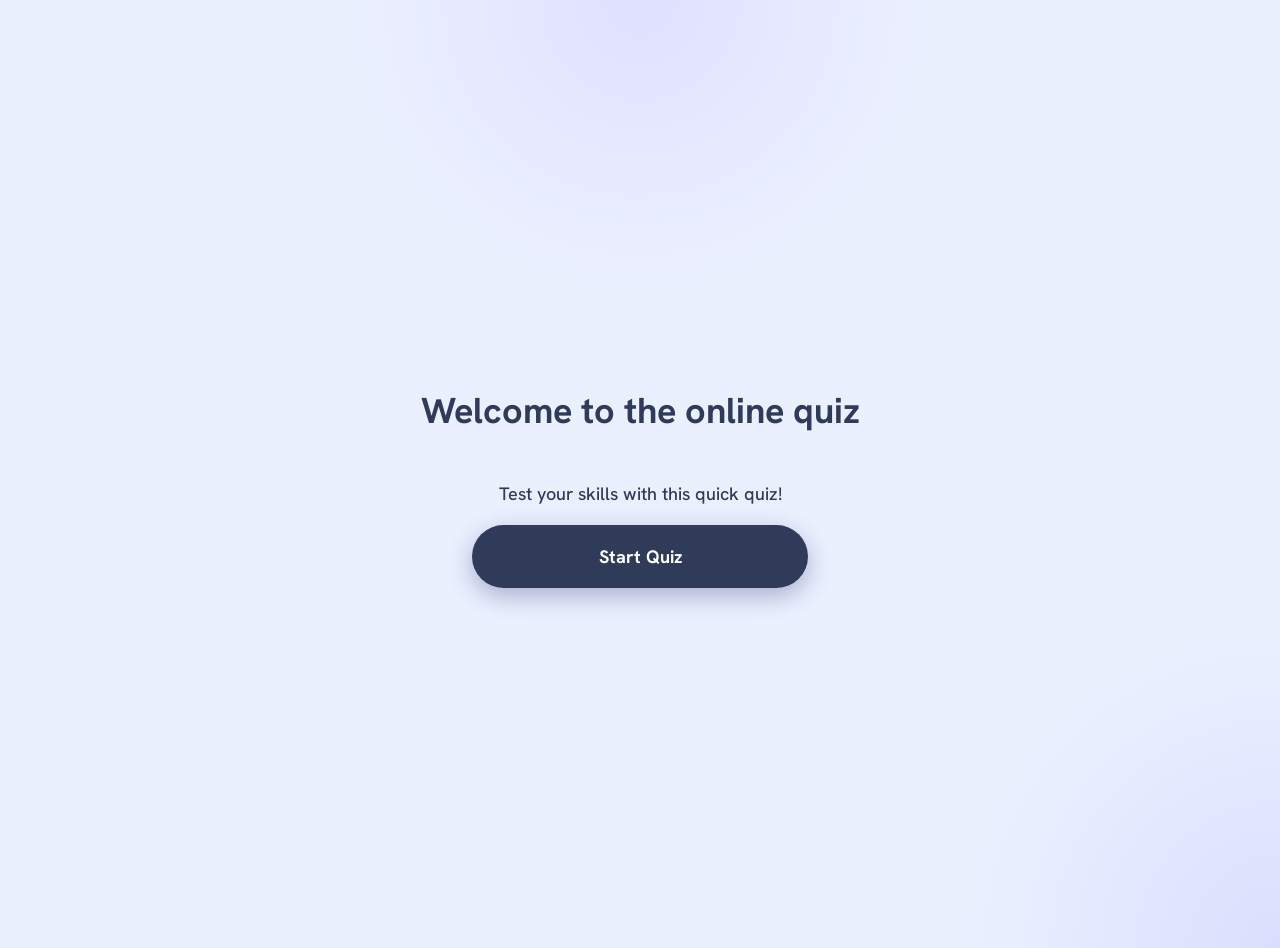
<file: index.html>
<!DOCTYPE html>
<html lang="en">
<head>
  <meta charset="UTF-8">
  <meta name="viewport" content="width=device-width, initial-scale=1.0">
  <link rel="icon" type="image/png" sizes="32x32" href="./assets/images/favicon-32x32.png">
  <title>Frontend Mentor | Results summary component</title>
  <link rel="stylesheet" href="./styles.css">
</head>
<body>
  <div class="wrapper">
<div class="welcome" id="welcomeScreen">
    <h1>Welcome to the online quiz</h1>
    <p>Test your skills with this quick quiz! </p>
    <button class="start-button" id="startButton" type="button">Start Quiz</button>
    </div>
  </div>
  

  <div class="wrapper" id="resultsContainer">
    <div class="card">
      <section class="result-panel">
        <p class="result-title">Your Result</p>
        <div class="score-wrapper">
          <p class="score">76</p>
          <p class="score-subtext">of 100</p>
        </div>
        <h1 class="result-score-title">Great</h1>
        <p class="result-description">You scored higher than 65% of the people who have taken these tests.</p>
      </section>

      <section class="summary-panel">
        <h2 class="summary-heading">Summary</h2>
        <div class="result-summary">
          <div class="summary-item reaction">
            <div class="summary-item__label">
              <span class="summary-item__icon"><img src="./assets/images/icon-reaction.svg" alt="Reaction icon" width="18" height="18"></span>
              <span class="summary-item__name">Reaction</span>
            </div>
            <span class="summary-item__score">80 / 100</span>
          </div>
          <div class="summary-item memory">
            <div class="summary-item__label">
              <span class="summary-item__icon"><img src="./assets/images/icon-memory.svg" alt="Memory icon" width="18" height="18"></span>
              <span class="summary-item__name">Memory</span>
            </div>
            <span class="summary-item__score">92 / 100</span>
          </div>
          <div class="summary-item verbal">
            <div class="summary-item__label">
              <span class="summary-item__icon"><img src="./assets/images/icon-verbal.svg" alt="Verbal icon" width="18" height="18"></span>
              <span class="summary-item__name">Verbal</span>
            </div>
            <span class="summary-item__score">61 / 100</span>
          </div>
          <div class="summary-item visual">
            <div class="summary-item__label">
              <span class="summary-item__icon"><img src="./assets/images/icon-visual.svg" alt="Visual icon" width="18" height="18"></span>
              <span class="summary-item__name">Visual</span>
            </div>
            <span class="summary-item__score">72 / 100</span>
          </div>
        </div>
        <button class="continue-button" type="button">Continue</button>
      </section>
    </div>

    <div class="attribution">
      Challenge by <a href="https://www.frontendmentor.io?ref=challenge" target="_blank" rel="noreferrer">Frontend Mentor</a>. Coded by <a href="https://khothatsocodetribe.netlify.app" target="_blank" rel="noreferrer">Khothatso Ramotholo</a>.
    </div>
  </div>
  <script src="./app.js" defer></script>
</body>
</html>
</file>
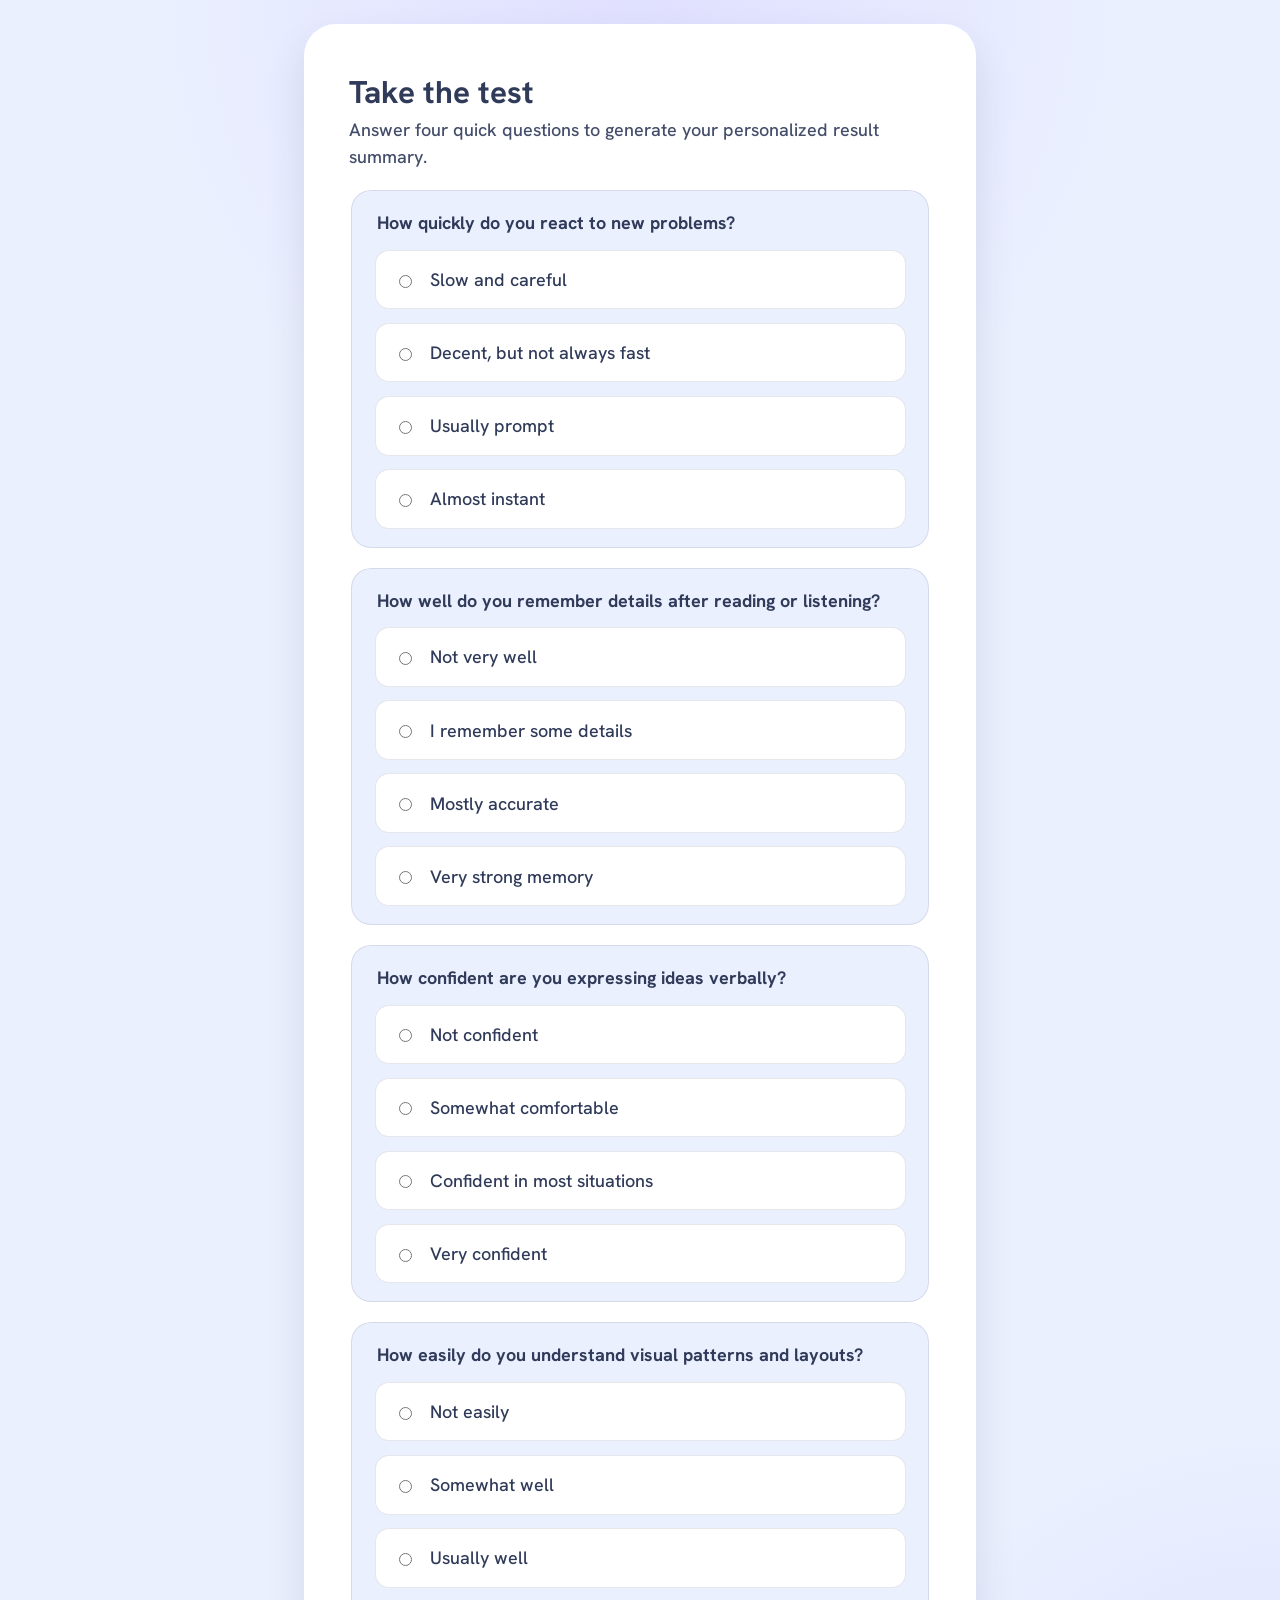
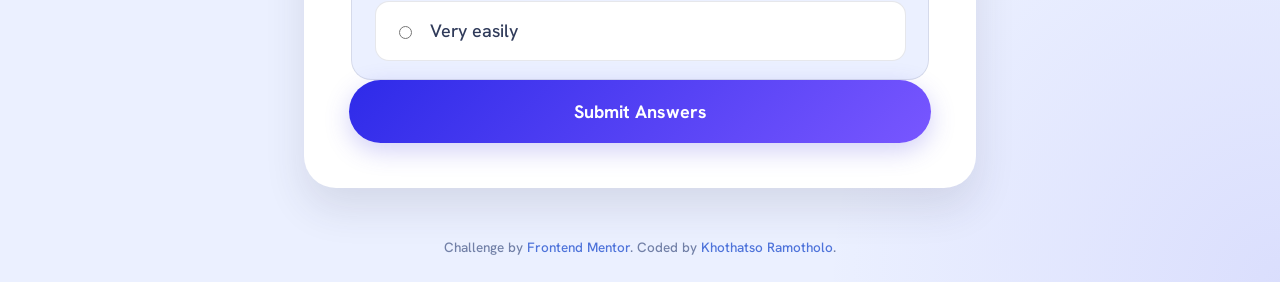
<file: quiz.html>
<!DOCTYPE html>
<html lang="en">

<head>
  <meta charset="UTF-8">
  <meta name="viewport" content="width=device-width, initial-scale=1.0">
  <link rel="icon" type="image/png" sizes="32x32" href="./assets/images/favicon-32x32.png">
  <link rel="stylesheet" href="./styles.css">
  <title>Quiz | Results Summary</title>
</head>

<body>
  <div class="wrapper">
    <article class="card page-card">
      <div class="page-content">
        <h1 class="page-heading">Take the test</h1>
        <p class="page-text">Answer four quick questions to generate your personalized result summary.</p>
        <form class="quiz-form">
          <fieldset class="quiz-question">

            <div class="quiz-options">
              <legend>How quickly do you react to new problems?</legend>
              <label class="quiz-option"><input type="radio" name="reaction" value="25" required>Slow and
                careful</label>
              <label class="quiz-option"><input type="radio" name="reaction" value="50">Decent, but not always
                fast</label>
              <label class="quiz-option"><input type="radio" name="reaction" value="75">Usually prompt</label>
              <label class="quiz-option"><input type="radio" name="reaction" value="100">Almost instant</label>
            </div>
          </fieldset>

          <fieldset class="quiz-question">
            <div class="quiz-options">
              <legend>How well do you remember details after reading or listening?</legend>
              <label class="quiz-option"><input type="radio" name="memory" value="25" required>Not very well</label>
              <label class="quiz-option"><input type="radio" name="memory" value="50">I remember some details</label>
              <label class="quiz-option"><input type="radio" name="memory" value="75">Mostly accurate</label>
              <label class="quiz-option"><input type="radio" name="memory" value="100">Very strong memory</label>
            </div>
          </fieldset>

          <fieldset class="quiz-question">
            <div class="quiz-options">
              <legend>How confident are you expressing ideas verbally?</legend>
              <label class="quiz-option"><input type="radio" name="verbal" value="25" required>Not confident</label>
              <label class="quiz-option"><input type="radio" name="verbal" value="50">Somewhat comfortable</label>
              <label class="quiz-option"><input type="radio" name="verbal" value="75">Confident in most
                situations</label>
              <label class="quiz-option"><input type="radio" name="verbal" value="100">Very confident</label>
            </div>
          </fieldset>

          <fieldset class="quiz-question">

            <div class="quiz-options">
              <legend>How easily do you understand visual patterns and layouts?</legend>
              <label class="quiz-option"><input type="radio" name="visual" value="25" required>Not easily</label>
              <label class="quiz-option"><input type="radio" name="visual" value="50">Somewhat well</label>
              <label class="quiz-option"><input type="radio" name="visual" value="75">Usually well</label>
              <label class="quiz-option"><input type="radio" name="visual" value="100">Very easily</label>
            </div>
          </fieldset>

          <button type="submit" class="submit-quiz-button">Submit Answers</button>
        </form>
      </div>
    </article>

    <div class="attribution">
      Challenge by <a href="https://www.frontendmentor.io?ref=challenge" target="_blank" rel="noreferrer">Frontend
        Mentor</a>. Coded by <a href="#">Khothatso Ramotholo</a>.
    </div>
  </div>
  <script src="./app.js" defer></script>
</body>

</html>
</file>
<file: styles.css>
:root {
  color-scheme: light;
  font-family: "Hanken Grotesk", "Segoe UI", Arial, sans-serif;
  font-size: 18px;
  line-height: 1.5;
  background: hsl(225, 100%, 96%);
  color: hsl(224, 30%, 27%);
}

@font-face {
  font-family: "Hanken Grotesk";
  src: url("./assets/fonts/static/HankenGrotesk-Medium.ttf") format("truetype");
  font-weight: 500;
  font-style: normal;
  font-display: swap;
}

@font-face {
  font-family: "Hanken Grotesk";
  src: url("./assets/fonts/static/HankenGrotesk-Bold.ttf") format("truetype");
  font-weight: 700;
  font-style: normal;
  font-display: swap;
}

@font-face {
  font-family: "Hanken Grotesk";
  src: url("./assets/fonts/static/HankenGrotesk-ExtraBold.ttf") format("truetype");
  font-weight: 800;
  font-style: normal;
  font-display: swap;
}

*,
*::before,
*::after {
  box-sizing: border-box;
}

html,
body {
  min-height: 100%;
}

body {
  margin: 0;
  padding: 0;
  display: grid;
  place-items: center;
  min-height: 100vh;
  background: radial-gradient(circle at top, rgba(167, 141, 255, 0.16) 0%, transparent 25%),
              radial-gradient(circle at bottom right, rgba(71, 66, 236, 0.1) 0%, transparent 20%),
              hsl(225, 100%, 96%);
}
#welcomeScreen,
#resultsContainer {
  display: none;
}
body.show-welcome #welcomeScreen {
  display: flex;
}
body.show-results #resultsContainer {
  display: block;
}
.welcome {
  min-height: 100vh;
  flex-direction: column;
  justify-content: center;
  align-items: center;
  text-align: center;
}
.welcome button {
  width: 50%;
  padding: 1rem 1.25rem;
  border: none;
  border-radius: 999px;
  font-weight: 700;
  color: #fff;
  background: hsl(224, 30%, 27%);
  cursor: pointer;
  transition: transform 0.2s ease, box-shadow 0.2s ease, background-color 0.2s ease;
  box-shadow: 0 8px 25px rgba(15, 25, 84, 0.3);
}
a {
  color: inherit;
  text-decoration: none;
}

button,
.button {
  font: inherit;
}

.wrapper {
  width: min(92vw, 720px);
  padding: 24px;
}

.site-header {
  display: flex;
  justify-content: center;
  margin-bottom: 1.5rem;
}

.site-nav {
  display: flex;
  flex-wrap: wrap;
  justify-content: center;
  gap: 0.75rem;
}

.site-nav a {
  display: inline-flex;
  align-items: center;
  justify-content: center;
  padding: 0.75rem 1rem;
  border-radius: 999px;
  background: hsla(224, 30%, 27%, 0.08);
  color: hsl(224, 30%, 27%);
  font-weight: 700;
  transition: background-color 0.2s ease, color 0.2s ease;
}

.site-nav a:hover,
.site-nav a.current {
  background: hsla(241, 81%, 54%, 0.12);
  color: hsl(241, 81%, 54%);
}

.card {
  display: grid;
  grid-template-columns: 1fr;
  gap: 1.5rem;
  background: hsl(0, 0%, 100%);
  border-radius: 32px;
  box-shadow: 0 20px 40px rgba(46, 50, 74, 0.12);
  overflow: hidden;
}

.result-panel {
  position: relative;
  padding: 2.5rem 2rem 2rem;
  background: linear-gradient(180deg, hsl(252, 100%, 67%) 0%, hsl(241, 81%, 54%) 100%);
  color: #fff;
  text-align: center;
}

.result-panel::before {
  content: "";
  position: absolute;
  inset: 0;
  background: radial-gradient(circle at top, rgba(255, 255, 255, 0.16) 0%, transparent 35%);
  pointer-events: none;
}

.result-title,
.summary-heading,
.page-heading,
.result-score-title {
  margin: 0;
  font-weight: 700;
}

.result-title {
  font-size: 0.9rem;
  letter-spacing: 0.16em;
  opacity: 0.9;
}

.result-score-title {
  font-size: 1.75rem;
  line-height: 1.1;
}

.score-wrapper {
  margin: 2.5rem auto 1rem;
  width: 170px;
  height: 170px;
  border-radius: 50%;
  background: radial-gradient(circle at center, rgba(255, 255, 255, 0.22) 0%, rgba(255, 255, 255, 0.08) 38%, transparent 60%),
              rgba(15, 25, 84, 0.24);
  display: grid;
  place-items: center;
  box-shadow: inset 0 8px 30px rgba(0, 0, 0, 0.12);
}

.score {
  margin: 0;
  font-size: clamp(3.5rem, 5vw, 5rem);
  font-weight: 800;
  line-height: 1;
  margin-bottom: -4.25rem;
}

.score-subtext {
  margin: 0.5rem 0 0;
  color: rgba(255, 255, 255, 0.8);
  font-size: 0.95rem;
}

.result-description {
  margin: 1.5rem auto 0;
  color: hsla(0, 0%, 100%, 0.85);
  font-size: 0.95rem;
  max-width: 20rem;
}

.summary-panel {
  padding: 2rem;
}

.summary-heading {
  font-size: 1.05rem;
  margin-bottom: 1rem;
  color: hsl(224, 30%, 27%);
}

.result-summary {
  display: grid;
  gap: 0.9rem;
  margin-bottom: 1.5rem;
}

.summary-item {
  display: flex;
  align-items: center;
  justify-content: space-between;
  gap: 1rem;
  padding: 1rem;
  border-radius: 16px;
  background: hsl(0, 0%, 100%);
  box-shadow: inset 0 1px 0 rgba(255, 255, 255, 0.5);
  border: 1px solid hsla(224, 30%, 27%, 0.08);
}

.summary-item__label {
  display: flex;
  align-items: center;
  gap: 0.85rem;
}

.summary-item__icon {
  width: 1.85rem;
  height: 1.85rem;
  display: grid;
  place-items: center;
  border-radius: 50%;
  background: rgba(0, 0, 0, 0.05);
}

.summary-item__name {
  font-weight: 700;
  color: hsl(224, 30%, 27%);
}

.summary-item__score {
  font-weight: 700;
  color: hsl(224, 30%, 27%);
  opacity: 0.85;
  white-space: nowrap;
}

.summary-item.reaction {
  background: hsla(0, 100%, 67%, 0.12);
  border-color: hsla(0, 100%, 67%, 0.24);
}

.summary-item.reaction .summary-item__icon {
  background: hsla(0, 100%, 67%, 0.18);
}

.summary-item.memory {
  background: hsla(39, 100%, 56%, 0.12);
  border-color: hsla(39, 100%, 56%, 0.24);
}

.summary-item.memory .summary-item__icon {
  background: hsla(39, 100%, 56%, 0.18);
}

.summary-item.verbal {
  background: hsla(166, 100%, 37%, 0.12);
  border-color: hsla(166, 100%, 37%, 0.24);
}

.summary-item.verbal .summary-item__icon {
  background: hsla(166, 100%, 37%, 0.18);
}

.summary-item.visual {
  background: hsla(234, 85%, 45%, 0.12);
  border-color: hsla(234, 85%, 45%, 0.24);
}

.summary-item.visual .summary-item__icon {
  background: hsla(234, 85%, 45%, 0.18);
}

.continue-button {
  width: 100%;
  padding: 1rem 1.25rem;
  border: none;
  border-radius: 999px;
  font-weight: 700;
  color: #fff;
  background: hsl(224, 30%, 27%);
  cursor: pointer;
  transition: transform 0.2s ease, box-shadow 0.2s ease, background-color 0.2s ease;
  box-shadow: 0 8px 25px rgba(15, 25, 84, 0.3);
}

.btn-primary,
.submit-quiz-button {
  width: 100%;
  padding: 1rem 1.25rem;
  border: none;
  border-radius: 999px;
  font-weight: 700;
  color: #fff;
  background: linear-gradient(135deg, hsl(241, 81%, 54%), hsl(252, 100%, 67%));
  cursor: pointer;
  transition: transform 0.2s ease, box-shadow 0.2s ease;
  box-shadow: 0 8px 25px rgba(80, 71, 229, 0.25);
}

.continue-button:hover, 
.continue-button:focus-visible,
.btn-primary:hover,
.btn-primary:focus-visible,
.submit-quiz-button:hover,
.submit-quiz-button:focus-visible,
.start-button:hover,
.start-button:focus-visible {
  transform: translateY(-1px);
  box-shadow: 0 14px 30px rgba(80, 71, 229, 0.28);
  outline: none;
}

.continue-button:hover,
.continue-button:focus-visible,
.start-button:hover,
.start-button:focus-visible {
  background:  linear-gradient(135deg, hsl(241, 81%, 54%), hsl(252, 100%, 67%));
}

.attribution {
  margin-top: 1.75rem;
  padding-top: 1rem;
  text-align: center;
  font-size: 0.75rem;
  color: hsl(224, 23%, 55%);
}

.attribution a {
  color: hsl(224, 65%, 58%);
}

.attribution a:hover {
  text-decoration: underline;
}

.page-card {
  padding: 2.5rem;
  display: flex;
  flex-direction: column;
  align-items: center;
}

.page-content {
  gap: 1rem;
}

.quiz-form {
  gap: 1rem;
}

.quiz-question {
  border: 1px solid hsla(224, 30%, 27%, 0.12);
  border-radius: 20px;
  padding: 1rem 1.25rem;
  background: hsl(225, 100%, 96%);
  margin-top: 20px;
}

.quiz-question legend {
  font-weight: 700;
  color: hsl(224, 30%, 27%);
}

.quiz-options {
  display: grid;
  gap: 0.75rem;
}

.quiz-option {
  display: flex;
  align-items: center;
  gap: 0.85rem;
  padding: 0.85rem 1rem;
  border-radius: 14px;
  border: 1px solid hsla(224, 30%, 27%, 0.12);
  background: #fff;
  cursor: pointer;
}

.quiz-option input {
  accent-color: hsl(241, 81%, 54%);
}

.quiz-option:hover {
  background: hsla(241, 81%, 54%, 0.08);
}

.page-heading {
  font-size: 1.75rem;
}

.page-text {
  margin: 0;
  color: hsl(224, 30%, 27%);
  opacity: 0.9;
  font-size: 1rem;
}
@media (max-width: 720px) {
  .quiz-options label {
    font-size: 11px;
  }
  .quiz-form button {
    margin-top: 10px;
  }
}
@media (min-width: 720px) {
  .card {
    grid-template-columns: 1fr 1fr;
  }

  .result-panel {
    border-bottom-left-radius: 32px;
    border-top-right-radius: 0;
    border-bottom-right-radius: 0;
    border-top-left-radius: 32px;
  }
}
</file>
